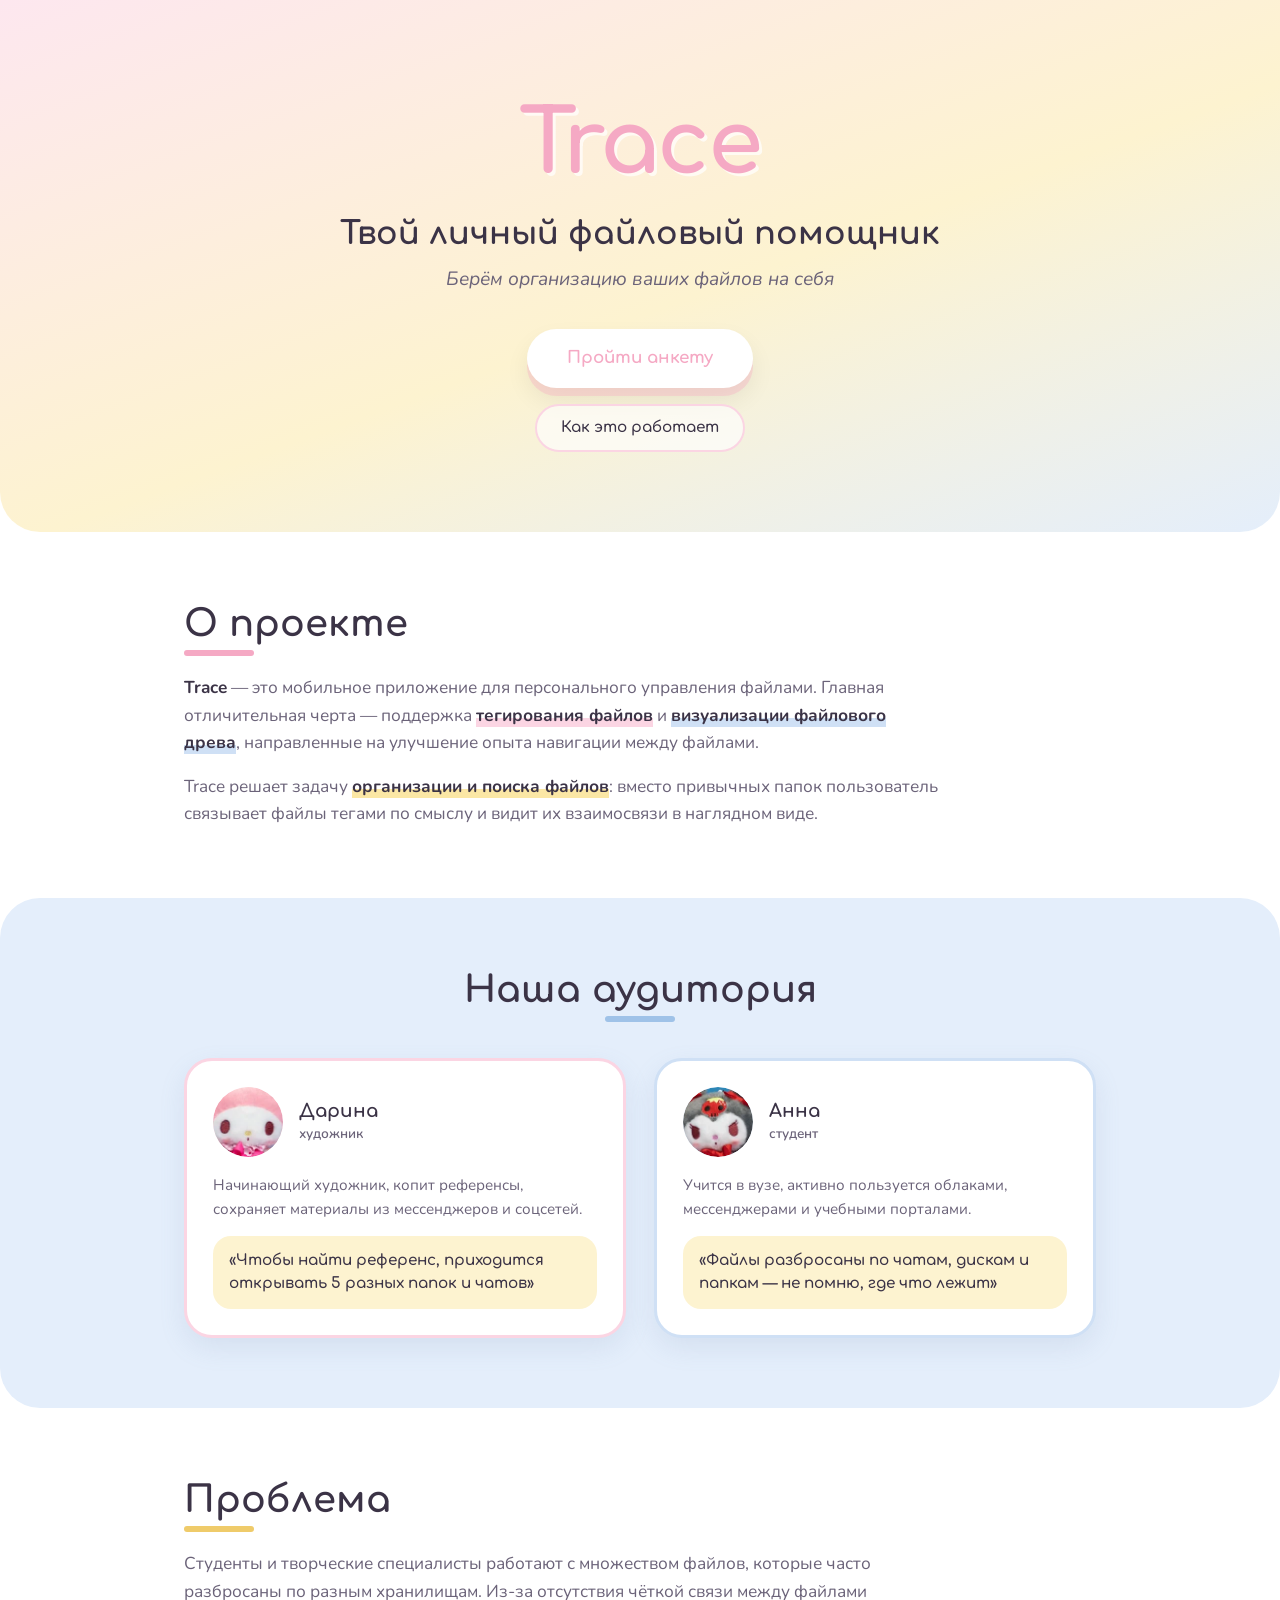
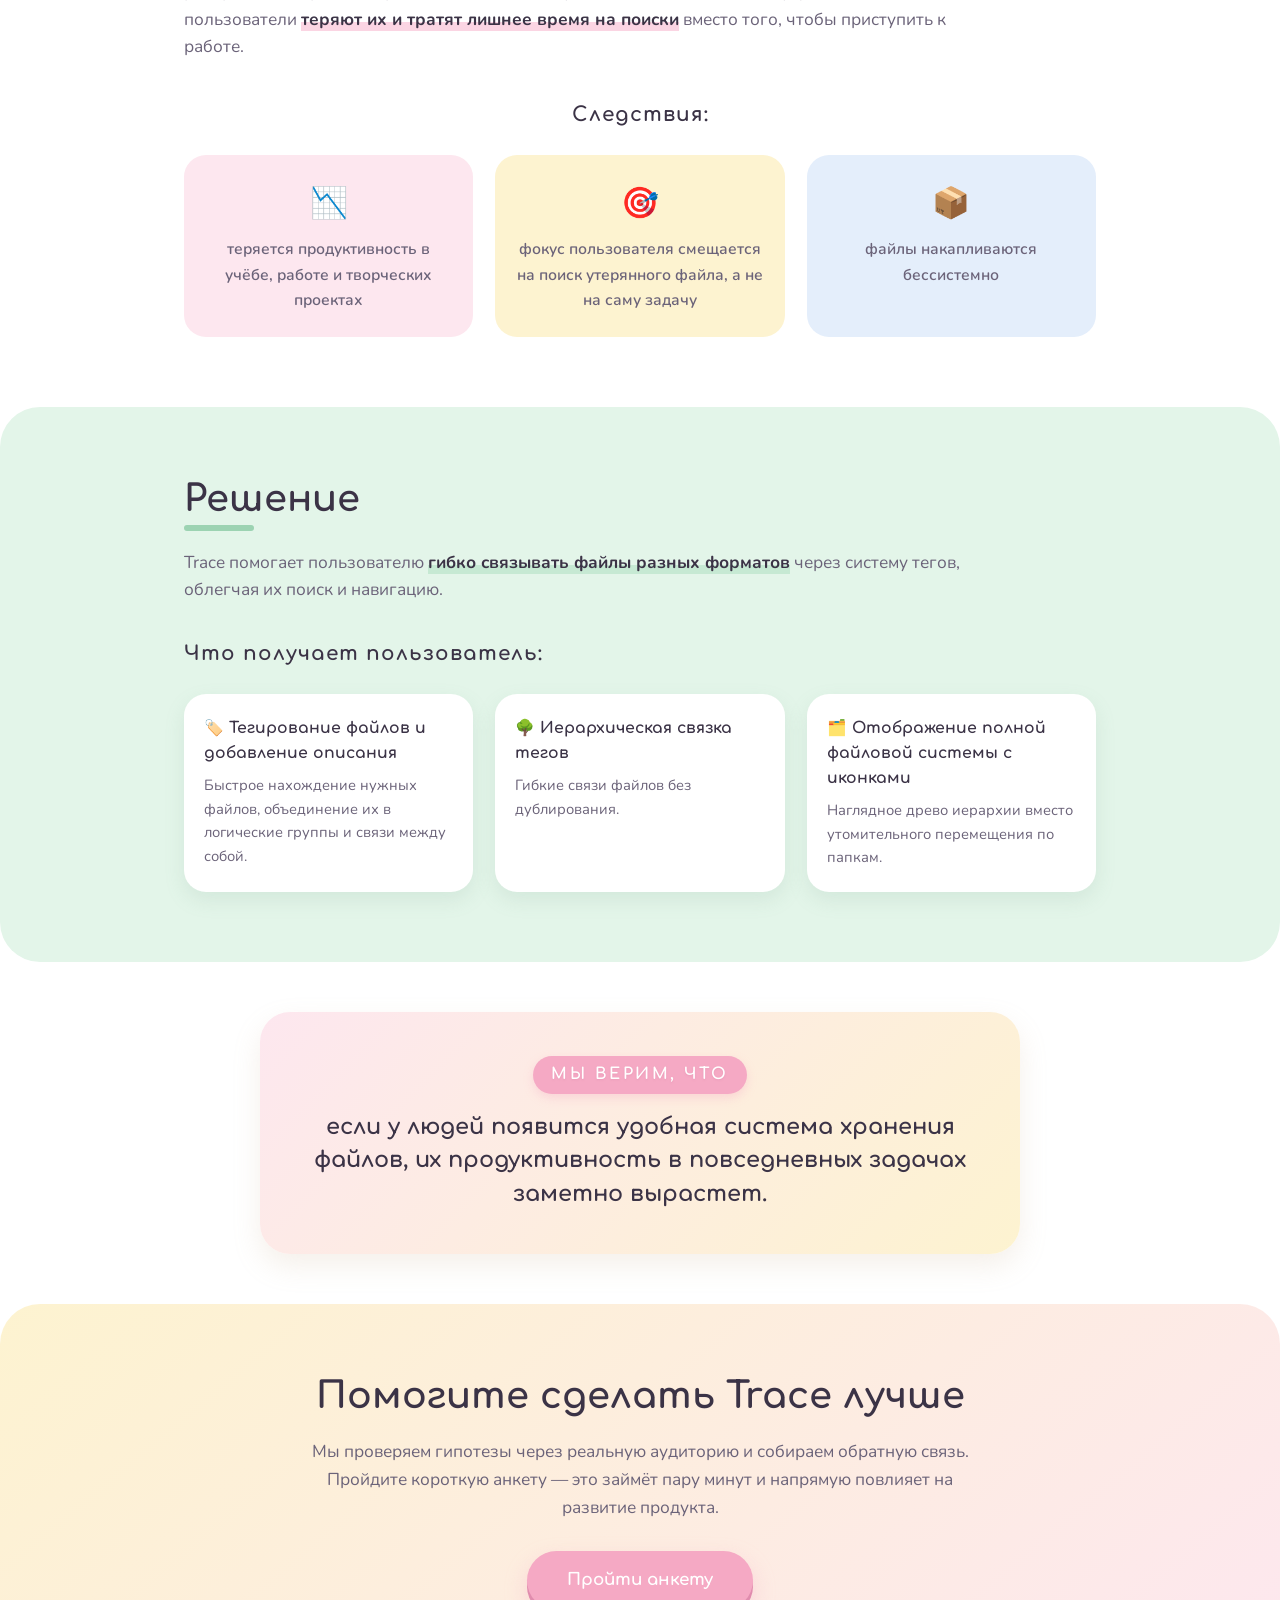
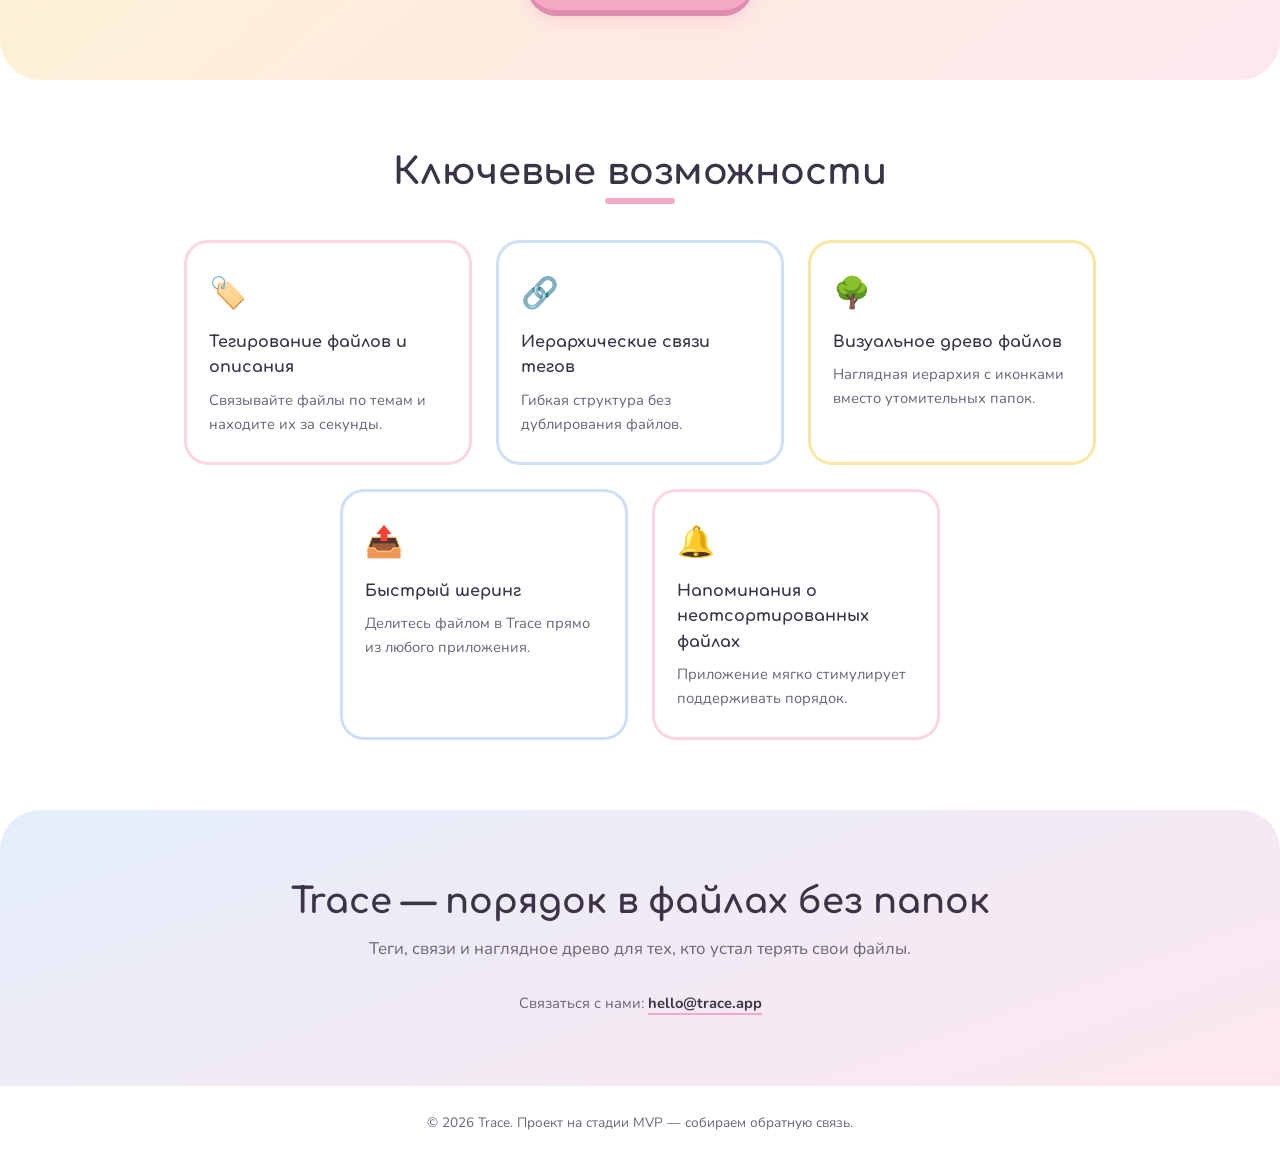
<file: index.html>
<!DOCTYPE html>
<html lang="ru">
<head>
<meta charset="UTF-8">
<meta name="viewport" content="width=device-width, initial-scale=1.0">
<title>Trace — Твой личный файловый помощник</title>

<!-- Favicon -->
<link rel="icon" type="image/png" href="bunny.png">
<link rel="apple-touch-icon" href="bunny.png">

<!-- Шрифты -->
<link rel="preconnect" href="https://fonts.googleapis.com">
<link rel="preconnect" href="https://fonts.gstatic.com" crossorigin>
<link href="https://fonts.googleapis.com/css2?family=Nunito:wght@400;600;700;800&family=Comfortaa:wght@500;600;700&display=swap" rel="stylesheet">

<link rel="stylesheet" href="style.css">
</head>
<body>

  <!-- ============ 1. ПЕРВЫЙ ЭКРАН ============ -->
  <header class="hero">
    <div class="wrap">
      <div class="brand">Trace</div>
      <h1>Твой личный файловый помощник</h1>
      <p>Берём организацию ваших файлов на себя</p>

      <div class="hero-actions">
        <a href="https://docs.google.com/forms/d/e/1FAIpQLSdB0nrpCA-yqSihDaRFzV4GxwFy3IdE5Yo4zwto_XSb_VFQYQ/viewform?usp=preview"
           target="_blank" rel="noopener" class="btn btn-primary">Пройти анкету</a>
		<a href="#solution" class="link-secondary">Как это работает</a>
      </div>
    </div>
  </header>

  <!-- ============ 2. О ПРОЕКТЕ ============ -->
  <section class="about">
    <div class="wrap">
      <h2 class="sec-title pink">О проекте</h2>
      <p>
        <strong>Trace</strong> — это мобильное приложение для персонального управления файлами.
        Главная отличительная черта — поддержка <span class="hl-pink">тегирования файлов</span>
        и <span class="hl-blue">визуализации файлового древа</span>, направленные на улучшение
        опыта навигации между файлами.
      </p>
      <p>
        Trace решает задачу <span class="hl-yellow">организации и поиска файлов</span>: вместо привычных
        папок пользователь связывает файлы тегами по смыслу и видит их взаимосвязи в наглядном виде.
      </p>
    </div>
  </section>

  <!-- ============ 3. АУДИТОРИЯ ============ -->
  <section class="audience">
    <div class="wrap">
      <h2 class="sec-title blue">Наша аудитория</h2>

      <div class="cards">
        <article class="persona creative">
          <div class="persona-head">
            <div class="avatar"><img src="darina.png" alt="Дарина"></div>
            <div>
              <h3>Дарина</h3>
              <span>художник</span>
            </div>
          </div>
          <p class="persona-desc">
            Начинающий художник, копит референсы, сохраняет материалы из мессенджеров и соцсетей.
          </p>
          <p class="persona-pain">
            «Чтобы найти референс, приходится открывать 5 разных папок и чатов»
          </p>
        </article>

        <article class="persona student">
          <div class="persona-head">
            <div class="avatar"><img src="anna.png" alt="Анна"></div>
            <div>
              <h3>Анна</h3>
              <span>студент</span>
            </div>
          </div>
          <p class="persona-desc">
            Учится в вузе, активно пользуется облаками, мессенджерами и учебными порталами.
          </p>
          <p class="persona-pain">
            «Файлы разбросаны по чатам, дискам и папкам — не помню, где что лежит»
          </p>
        </article>
      </div>
    </div>
  </section>

  <!-- ============ 4. ПРОБЛЕМА ============ -->
  <section class="problem">
    <div class="wrap">
      <h2 class="sec-title yellow">Проблема</h2>
      <p>
        Студенты и творческие специалисты работают с множеством файлов, которые часто разбросаны
        по разным хранилищам. Из-за отсутствия чёткой связи между файлами пользователи
        <span class="hl-pink">теряют их и тратят лишнее время на поиски</span> вместо того, чтобы
        приступить к работе.
      </p>

      <div class="subhead">Следствия:</div>

      <div class="mini-cards">
        <div class="mini-card">
          <span class="ico">📉</span>
          теряется продуктивность в учёбе, работе и творческих проектах
        </div>
        <div class="mini-card">
          <span class="ico">🎯</span>
          фокус пользователя смещается на поиск утерянного файла, а не на саму задачу
        </div>
        <div class="mini-card">
          <span class="ico">📦</span>
          файлы накапливаются бессистемно
        </div>
      </div>
    </div>
  </section>

  <!-- ============ 5. РЕШЕНИЕ ============ -->
  <section class="solution" id="solution">
    <div class="wrap">
      <h2 class="sec-title green">Решение</h2>
      <p>
        Trace помогает пользователю <span class="hl-green">гибко связывать файлы разных форматов</span>
        через систему тегов, облегчая их поиск и навигацию.
      </p>

      <div class="subhead subhead-left">Что получает пользователь:</div>

      <div class="solution-grid">
        <div class="sol-card">
          <h4>🏷️ Тегирование файлов и добавление описания</h4>
          <p>Быстрое нахождение нужных файлов, объединение их в логические группы и связи между собой.</p>
        </div>
        <div class="sol-card">
          <h4>🌳 Иерархическая связка тегов</h4>
          <p>Гибкие связи файлов без дублирования.</p>
        </div>
        <div class="sol-card">
          <h4>🗂️ Отображение полной файловой системы с иконками</h4>
          <p>Наглядное древо иерархии вместо утомительного перемещения по папкам.</p>
        </div>
      </div>
    </div>
  </section>

  <!-- ============ 6. МАНИФЕСТ ============ -->
  <section class="manifesto">
    <div class="wrap">
      <div class="manifesto-box">
        <span class="manifesto-label">Мы верим, что</span>
        <p class="manifesto-text">
          если у людей появится удобная система хранения файлов,
          их продуктивность в повседневных задачах заметно вырастет.
        </p>
      </div>
    </div>
  </section>

  <!-- ============ 7. АНКЕТА ============ -->
  <section class="survey" id="survey">
    <div class="wrap">
      <h2>Помогите сделать Trace лучше</h2>
      <p>
        Мы проверяем гипотезы через реальную аудиторию и собираем обратную связь.
        Пройдите короткую анкету — это займёт пару минут и напрямую повлияет на развитие продукта.
      </p>
      <a href="https://docs.google.com/forms/d/e/1FAIpQLSdB0nrpCA-yqSihDaRFzV4GxwFy3IdE5Yo4zwto_XSb_VFQYQ/viewform?usp=preview"
         target="_blank" rel="noopener" class="btn btn-cta">Пройти анкету</a>
    </div>
  </section>

  <!-- ============ 8. КЛЮЧЕВЫЕ ВОЗМОЖНОСТИ ============ -->
  <section class="features">
    <div class="wrap">
      <h2 class="sec-title pink">Ключевые возможности</h2>

      <div class="feat-grid">
        <div class="feat-card feat-pink">
          <span class="ico">🏷️</span>
          <h4>Тегирование файлов и описания</h4>
          <p>Связывайте файлы по темам и находите их за секунды.</p>
        </div>
        <div class="feat-card feat-blue">
          <span class="ico">🔗</span>
          <h4>Иерархические связи тегов</h4>
          <p>Гибкая структура без дублирования файлов.</p>
        </div>
        <div class="feat-card feat-yellow">
          <span class="ico">🌳</span>
          <h4>Визуальное древо файлов</h4>
          <p>Наглядная иерархия с иконками вместо утомительных папок.</p>
        </div>
        <div class="feat-card feat-blue">
          <span class="ico">📤</span>
          <h4>Быстрый шеринг</h4>
          <p>Делитесь файлом в Trace прямо из любого приложения.</p>
        </div>
        <div class="feat-card feat-pink">
          <span class="ico">🔔</span>
          <h4>Напоминания о неотсортированных файлах</h4>
          <p>Приложение мягко стимулирует поддерживать порядок.</p>
        </div>
      </div>
    </div>
  </section>

  <!-- ============ 9. ФИНАЛЬНЫЙ ЭКРАН ============ -->
  <section class="final">
    <div class="wrap">
      <h2>Trace — порядок в файлах без папок</h2>
      <p>Теги, связи и наглядное древо для тех, кто устал терять свои файлы.</p>

      <div class="contacts">
        Связаться с нами: <a href="mailto:hello@trace.app">hello@trace.app</a>
      </div>
    </div>
  </section>

  <footer>
    © 2026 Trace. Проект на стадии MVP — собираем обратную связь.
  </footer>

</body>
</html>
</file>
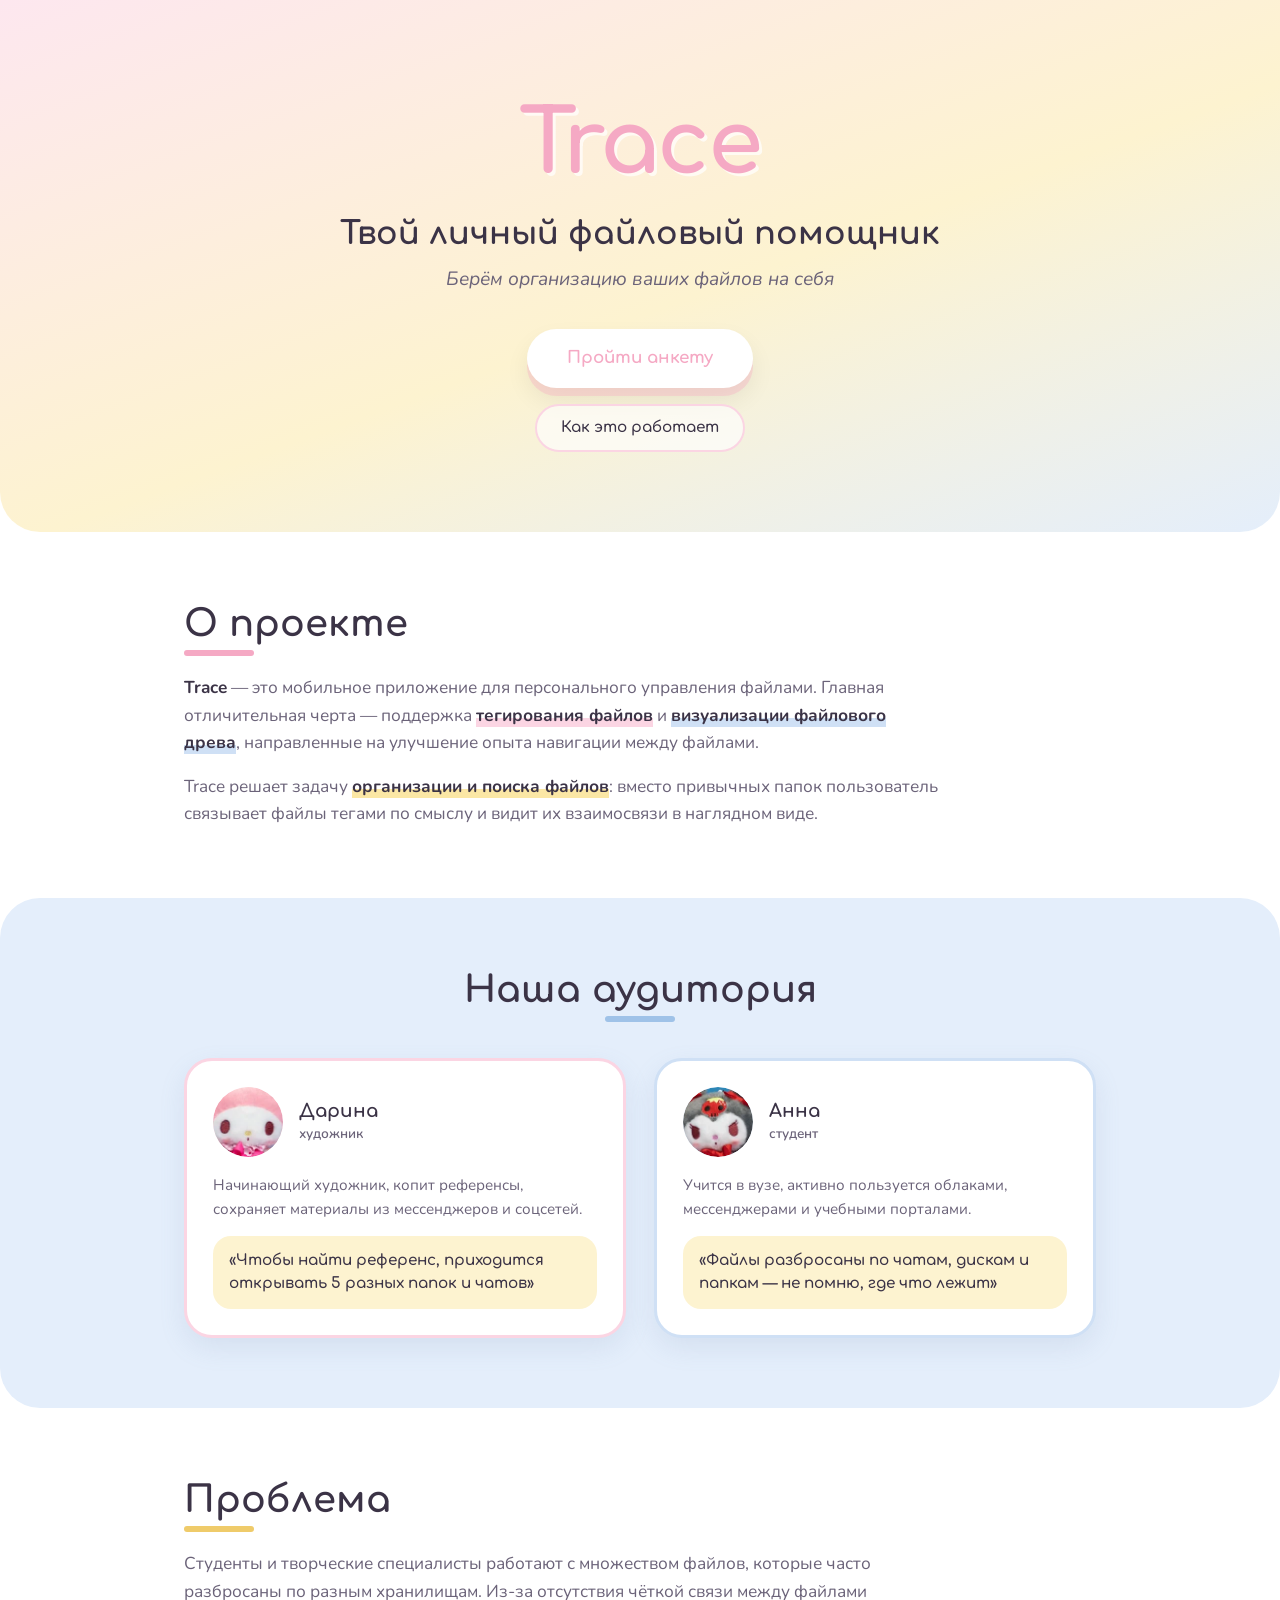
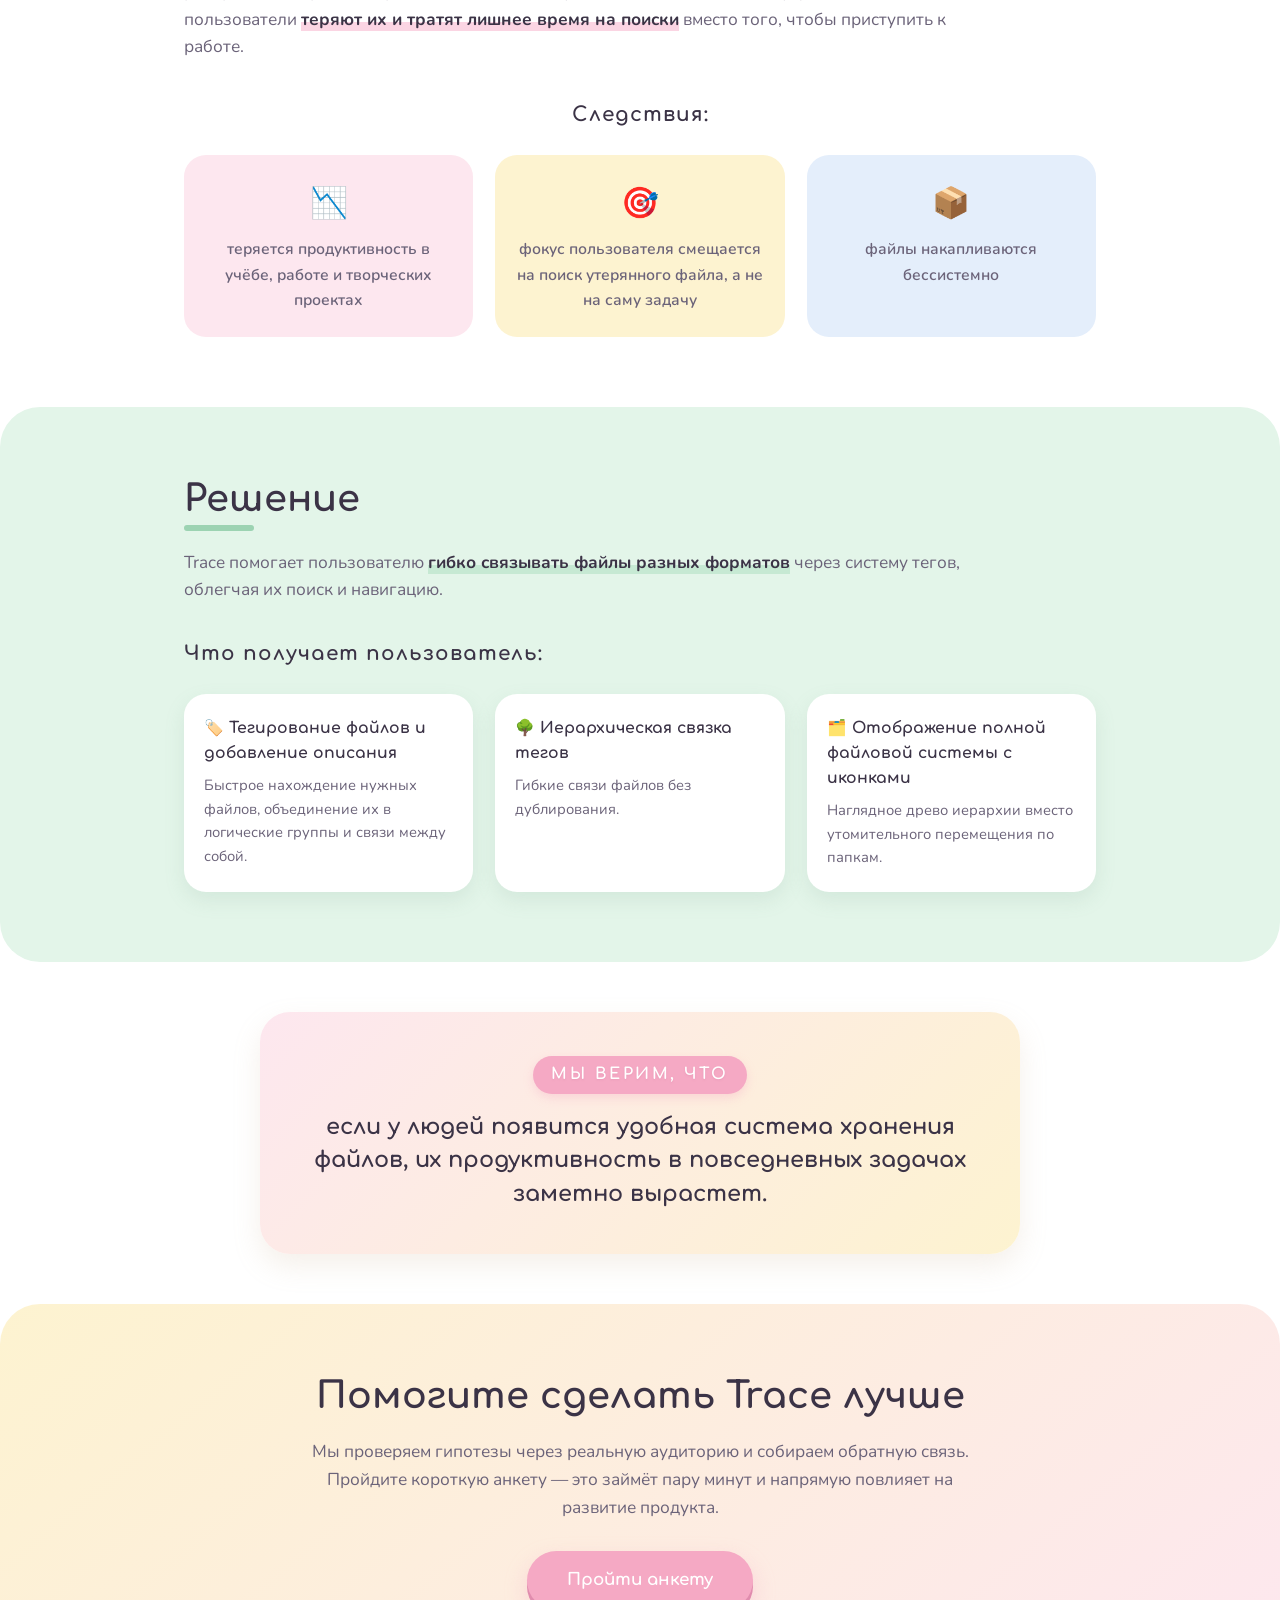
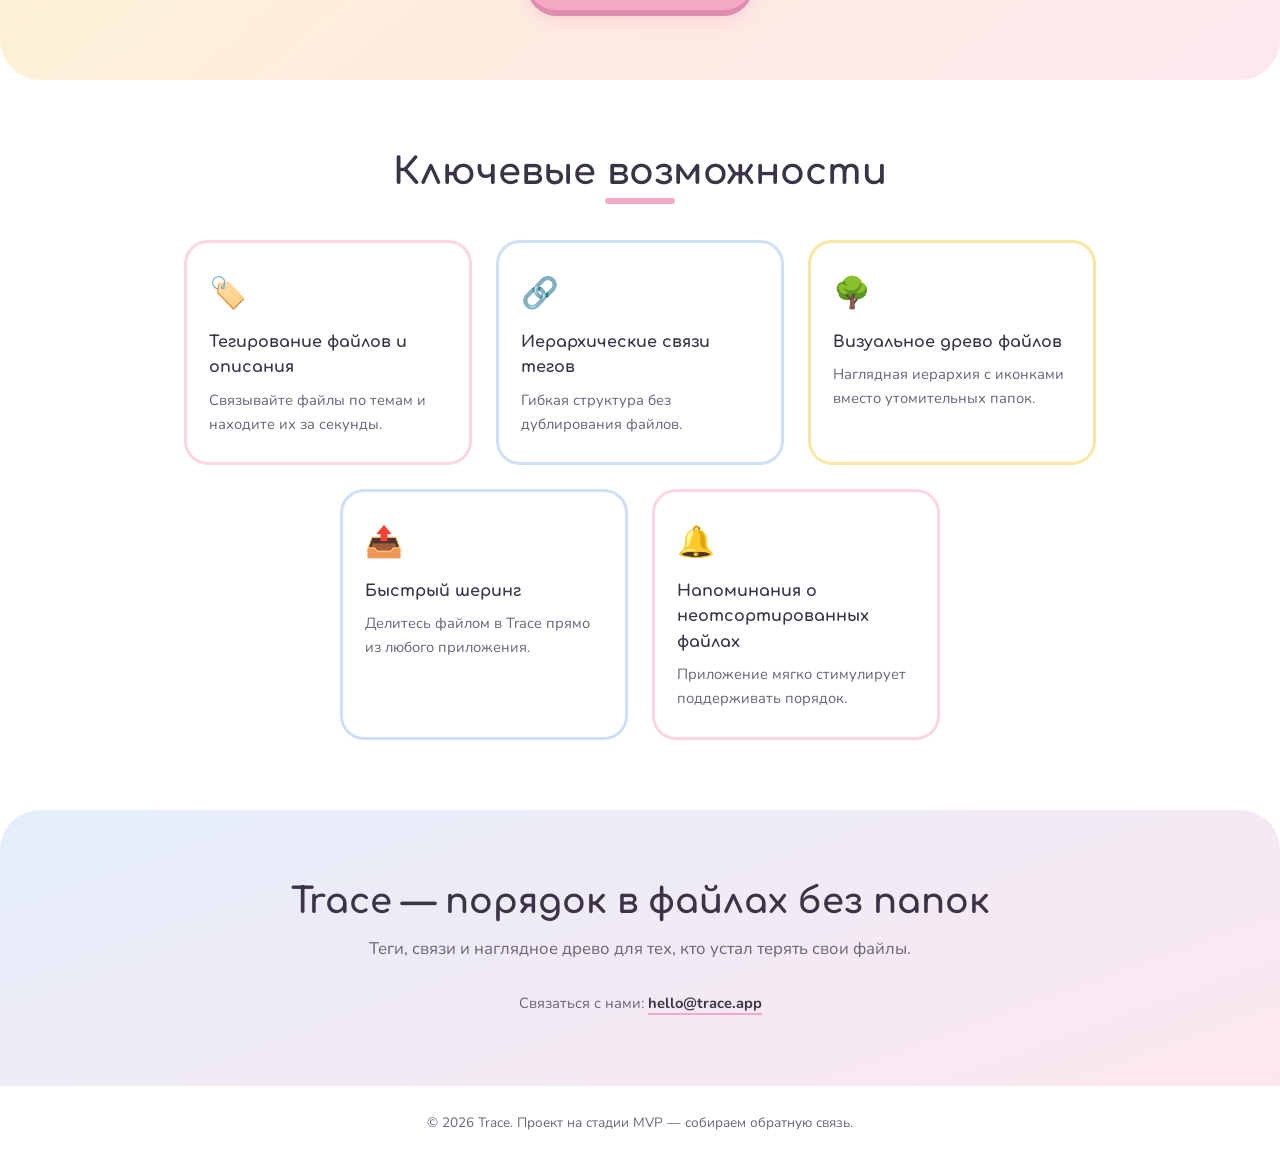
<file: Trace.html>
<!DOCTYPE html>
<html lang="ru">
<head>
<meta charset="UTF-8">
<meta name="viewport" content="width=device-width, initial-scale=1.0">
<title>Trace — Твой личный файловый помощник</title>

<!-- Favicon -->
<link rel="icon" type="image/png" href="bunny.png">
<link rel="apple-touch-icon" href="bunny.png">

<!-- Шрифты -->
<link rel="preconnect" href="https://fonts.googleapis.com">
<link rel="preconnect" href="https://fonts.gstatic.com" crossorigin>
<link href="https://fonts.googleapis.com/css2?family=Nunito:wght@400;600;700;800&family=Comfortaa:wght@500;600;700&display=swap" rel="stylesheet">

<link rel="stylesheet" href="style.css">
</head>
<body>

  <!-- ============ 1. ПЕРВЫЙ ЭКРАН ============ -->
  <header class="hero">
    <div class="wrap">
      <div class="brand">Trace</div>
      <h1>Твой личный файловый помощник</h1>
      <p>Берём организацию ваших файлов на себя</p>

      <div class="hero-actions">
        <a href="https://docs.google.com/forms/d/e/1FAIpQLSdB0nrpCA-yqSihDaRFzV4GxwFy3IdE5Yo4zwto_XSb_VFQYQ/viewform?usp=preview"
           target="_blank" rel="noopener" class="btn btn-primary">Пройти анкету</a>
		<a href="#solution" class="link-secondary">Как это работает</a>
      </div>
    </div>
  </header>

  <!-- ============ 2. О ПРОЕКТЕ ============ -->
  <section class="about">
    <div class="wrap">
      <h2 class="sec-title pink">О проекте</h2>
      <p>
        <strong>Trace</strong> — это мобильное приложение для персонального управления файлами.
        Главная отличительная черта — поддержка <span class="hl-pink">тегирования файлов</span>
        и <span class="hl-blue">визуализации файлового древа</span>, направленные на улучшение
        опыта навигации между файлами.
      </p>
      <p>
        Trace решает задачу <span class="hl-yellow">организации и поиска файлов</span>: вместо привычных
        папок пользователь связывает файлы тегами по смыслу и видит их взаимосвязи в наглядном виде.
      </p>
    </div>
  </section>

  <!-- ============ 3. АУДИТОРИЯ ============ -->
  <section class="audience">
    <div class="wrap">
      <h2 class="sec-title blue">Наша аудитория</h2>

      <div class="cards">
        <article class="persona creative">
          <div class="persona-head">
            <div class="avatar"><img src="darina.png" alt="Дарина"></div>
            <div>
              <h3>Дарина</h3>
              <span>художник</span>
            </div>
          </div>
          <p class="persona-desc">
            Начинающий художник, копит референсы, сохраняет материалы из мессенджеров и соцсетей.
          </p>
          <p class="persona-pain">
            «Чтобы найти референс, приходится открывать 5 разных папок и чатов»
          </p>
        </article>

        <article class="persona student">
          <div class="persona-head">
            <div class="avatar"><img src="anna.png" alt="Анна"></div>
            <div>
              <h3>Анна</h3>
              <span>студент</span>
            </div>
          </div>
          <p class="persona-desc">
            Учится в вузе, активно пользуется облаками, мессенджерами и учебными порталами.
          </p>
          <p class="persona-pain">
            «Файлы разбросаны по чатам, дискам и папкам — не помню, где что лежит»
          </p>
        </article>
      </div>
    </div>
  </section>

  <!-- ============ 4. ПРОБЛЕМА ============ -->
  <section class="problem">
    <div class="wrap">
      <h2 class="sec-title yellow">Проблема</h2>
      <p>
        Студенты и творческие специалисты работают с множеством файлов, которые часто разбросаны
        по разным хранилищам. Из-за отсутствия чёткой связи между файлами пользователи
        <span class="hl-pink">теряют их и тратят лишнее время на поиски</span> вместо того, чтобы
        приступить к работе.
      </p>

      <div class="subhead">Следствия:</div>

      <div class="mini-cards">
        <div class="mini-card">
          <span class="ico">📉</span>
          теряется продуктивность в учёбе, работе и творческих проектах
        </div>
        <div class="mini-card">
          <span class="ico">🎯</span>
          фокус пользователя смещается на поиск утерянного файла, а не на саму задачу
        </div>
        <div class="mini-card">
          <span class="ico">📦</span>
          файлы накапливаются бессистемно
        </div>
      </div>
    </div>
  </section>

  <!-- ============ 5. РЕШЕНИЕ ============ -->
  <section class="solution" id="solution">
    <div class="wrap">
      <h2 class="sec-title green">Решение</h2>
      <p>
        Trace помогает пользователю <span class="hl-green">гибко связывать файлы разных форматов</span>
        через систему тегов, облегчая их поиск и навигацию.
      </p>

      <div class="subhead subhead-left">Что получает пользователь:</div>

      <div class="solution-grid">
        <div class="sol-card">
          <h4>🏷️ Тегирование файлов и добавление описания</h4>
          <p>Быстрое нахождение нужных файлов, объединение их в логические группы и связи между собой.</p>
        </div>
        <div class="sol-card">
          <h4>🌳 Иерархическая связка тегов</h4>
          <p>Гибкие связи файлов без дублирования.</p>
        </div>
        <div class="sol-card">
          <h4>🗂️ Отображение полной файловой системы с иконками</h4>
          <p>Наглядное древо иерархии вместо утомительного перемещения по папкам.</p>
        </div>
      </div>
    </div>
  </section>

  <!-- ============ 6. МАНИФЕСТ ============ -->
  <section class="manifesto">
    <div class="wrap">
      <div class="manifesto-box">
        <span class="manifesto-label">Мы верим, что</span>
        <p class="manifesto-text">
          если у людей появится удобная система хранения файлов,
          их продуктивность в повседневных задачах заметно вырастет.
        </p>
      </div>
    </div>
  </section>

  <!-- ============ 7. АНКЕТА ============ -->
  <section class="survey" id="survey">
    <div class="wrap">
      <h2>Помогите сделать Trace лучше</h2>
      <p>
        Мы проверяем гипотезы через реальную аудиторию и собираем обратную связь.
        Пройдите короткую анкету — это займёт пару минут и напрямую повлияет на развитие продукта.
      </p>
      <a href="https://docs.google.com/forms/d/e/1FAIpQLSdB0nrpCA-yqSihDaRFzV4GxwFy3IdE5Yo4zwto_XSb_VFQYQ/viewform?usp=preview"
         target="_blank" rel="noopener" class="btn btn-cta">Пройти анкету</a>
    </div>
  </section>

  <!-- ============ 8. КЛЮЧЕВЫЕ ВОЗМОЖНОСТИ ============ -->
  <section class="features">
    <div class="wrap">
      <h2 class="sec-title pink">Ключевые возможности</h2>

      <div class="feat-grid">
        <div class="feat-card feat-pink">
          <span class="ico">🏷️</span>
          <h4>Тегирование файлов и описания</h4>
          <p>Связывайте файлы по темам и находите их за секунды.</p>
        </div>
        <div class="feat-card feat-blue">
          <span class="ico">🔗</span>
          <h4>Иерархические связи тегов</h4>
          <p>Гибкая структура без дублирования файлов.</p>
        </div>
        <div class="feat-card feat-yellow">
          <span class="ico">🌳</span>
          <h4>Визуальное древо файлов</h4>
          <p>Наглядная иерархия с иконками вместо утомительных папок.</p>
        </div>
        <div class="feat-card feat-blue">
          <span class="ico">📤</span>
          <h4>Быстрый шеринг</h4>
          <p>Делитесь файлом в Trace прямо из любого приложения.</p>
        </div>
        <div class="feat-card feat-pink">
          <span class="ico">🔔</span>
          <h4>Напоминания о неотсортированных файлах</h4>
          <p>Приложение мягко стимулирует поддерживать порядок.</p>
        </div>
      </div>
    </div>
  </section>

  <!-- ============ 9. ФИНАЛЬНЫЙ ЭКРАН ============ -->
  <section class="final">
    <div class="wrap">
      <h2>Trace — порядок в файлах без папок</h2>
      <p>Теги, связи и наглядное древо для тех, кто устал терять свои файлы.</p>

      <div class="contacts">
        Связаться с нами: <a href="mailto:hello@trace.app">hello@trace.app</a>
      </div>
    </div>
  </section>

  <footer>
    © 2026 Trace. Проект на стадии MVP — собираем обратную связь.
  </footer>

</body>
</html>
</file>
<file: style.css>
/* =============================================
   Trace — стили лендинга
   ============================================= */

:root{
  --pink:#FDE7EF;
  --pink-soft:#FBD5E3;
  --pink-strong:#F5A9C4;
  --blue:#E4EEFB;
  --blue-soft:#CFE0F5;
  --blue-strong:#9FC2E8;
  --yellow:#FDF3D0;
  --yellow-soft:#FBE7A5;
  --yellow-strong:#EFCB6A;
  --green:#E3F5E9;
  --green-soft:#C6E9D3;
  --green-strong:#9CD3B2;
  --ink:#3B3346;
  --ink-soft:#6B6379;
  --white:#FFFFFF;
}

*{box-sizing:border-box;margin:0;padding:0;}

html{scroll-behavior:smooth;}

body{
  font-family:'Nunito',sans-serif;
  color:var(--ink);
  background:var(--white);
  line-height:1.6;
  -webkit-font-smoothing:antialiased;
}

h1,h2,h3,.brand{
  font-family:'Comfortaa',cursive;
  font-weight:700;
  line-height:1.25;
}

.wrap{
  max-width:960px;
  margin:0 auto;
  padding:0 24px;
}

section{padding:70px 0;}

/* ---------- ПЕРВЫЙ ЭКРАН ---------- */
.hero{
  background:linear-gradient(160deg,var(--pink) 0%,var(--yellow) 55%,var(--blue) 100%);
  text-align:center;
  padding:90px 0 80px;
  border-radius:0 0 40px 40px;
}

.hero .brand{
  font-size:clamp(3rem,9vw,5.5rem);
  color:var(--pink-strong);
  letter-spacing:-2px;
  text-shadow:3px 3px 0 rgba(255,255,255,.7);
}

.hero h1{
  font-size:clamp(1.3rem,3.4vw,2rem);
  margin-top:14px;
  color:var(--ink);
}

.hero p{
  font-size:clamp(1rem,2.2vw,1.2rem);
  color:var(--ink-soft);
  margin-top:10px;
  font-style:italic;
}

.hero-actions{
  margin-top:34px;
  display:flex;
  flex-direction:column;
  align-items:center;
  gap:16px;
}

.link-secondary{
  display:inline-block;
  font-family:'Comfortaa',cursive;
  font-weight:600;
  font-size:.95rem;
  color:var(--ink);
  text-decoration:none;
  background:rgba(255,255,255,.65);
  border:2px solid var(--pink-soft);
  padding:10px 24px;
  border-radius:50px;
  transition:background .18s ease, border-color .18s ease,
             color .18s ease, transform .18s ease;
}

.link-secondary:hover{
  background:var(--white);
  border-color:var(--pink-strong);
  color:var(--pink-strong);
  transform:translateY(-2px);
}

/* ---------- КНОПКИ ---------- */
.btn{
  display:inline-block;
  font-family:'Comfortaa',cursive;
  font-weight:700;
  font-size:1.05rem;
  padding:16px 40px;
  border-radius:50px;
  text-decoration:none;
  transition:transform .18s ease, box-shadow .18s ease;
  cursor:pointer;
}

.btn:hover{transform:translateY(-3px);}

.btn-primary{
  background:var(--white);
  color:var(--pink-strong);
  box-shadow:0 8px 0 rgba(245,169,196,.35), 0 12px 24px rgba(0,0,0,.07);
}

.btn-primary:hover{
  box-shadow:0 10px 0 rgba(245,169,196,.45), 0 16px 28px rgba(0,0,0,.1);
}

.btn-cta{
  background:var(--pink-strong);
  color:var(--white);
  box-shadow:0 6px 0 #E08CAE, 0 10px 22px rgba(245,169,196,.4);
}

.btn-cta:hover{
  box-shadow:0 8px 0 #E08CAE, 0 14px 26px rgba(245,169,196,.5);
}

/* ---------- ЗАГОЛОВКИ БЛОКОВ ---------- */
.sec-title{
  font-size:clamp(1.6rem,4vw,2.3rem);
  margin-bottom:26px;
  position:relative;
  display:inline-block;
}

.sec-title::after{
  content:"";
  position:absolute;
  left:0;bottom:-8px;
  width:70px;height:6px;
  border-radius:6px;
  background:var(--yellow-strong);
}

.sec-title.blue::after{background:var(--blue-strong);}
.sec-title.pink::after{background:var(--pink-strong);}
.sec-title.green::after{background:var(--green-strong);}

/* ---------- О ПРОЕКТЕ ---------- */
.about{background:var(--white);}

.about p{
  font-size:1.08rem;
  color:var(--ink-soft);
  max-width:760px;
}

.about p + p{margin-top:16px;}

.about strong{color:var(--ink);}

.hl-pink{background:linear-gradient(transparent 62%, var(--pink-soft) 62%);font-weight:700;color:var(--ink);}
.hl-blue{background:linear-gradient(transparent 62%, var(--blue-soft) 62%);font-weight:700;color:var(--ink);}
.hl-yellow{background:linear-gradient(transparent 62%, var(--yellow-soft) 62%);font-weight:700;color:var(--ink);}
.hl-green{background:linear-gradient(transparent 62%, var(--green-soft) 62%);font-weight:700;color:var(--ink);}

/* ---------- АУДИТОРИЯ ---------- */
.audience{
  background:var(--blue);
  border-radius:40px;
}

.audience .sec-title{display:block;text-align:center;}
.audience .sec-title::after{left:50%;transform:translateX(-50%);}

.cards{
  display:grid;
  grid-template-columns:repeat(auto-fit,minmax(300px,1fr));
  gap:28px;
  margin-top:44px;
}

.persona{
  background:var(--white);
  border-radius:28px;
  padding:26px;
  box-shadow:0 10px 26px rgba(120,140,180,.14);
  border:3px solid transparent;
  display:flex;
  flex-direction:column;
}

.persona.creative{border-color:var(--pink-soft);}
.persona.student{border-color:var(--blue-soft);}

.persona-head{
  display:flex;
  align-items:center;
  gap:16px;
  margin-bottom:16px;
}

.avatar{
  width:70px;height:70px;
  border-radius:50%;
  flex:0 0 70px;
  display:flex;align-items:center;justify-content:center;
  font-size:2rem;
  box-shadow:inset 0 -4px 0 rgba(0,0,0,.06);
  overflow:hidden;
}

.avatar img{
  width:100%;
  height:100%;
  object-fit:cover;
  display:block;
  border-radius:50%;
}

.creative .avatar{background:var(--pink);}
.student .avatar{background:var(--blue);}

.persona-head h3{font-size:1.15rem;}
.persona-head span{
  display:block;
  font-family:'Nunito',sans-serif;
  font-weight:600;
  font-size:.85rem;
  color:var(--ink-soft);
}

.persona-desc{
  font-size:.95rem;
  color:var(--ink-soft);
  margin-bottom:14px;
}

.persona-pain{
  font-family:'Comfortaa',cursive;
  font-weight:600;
  font-size:.95rem;
  line-height:1.5;
  color:var(--ink);
  background:var(--yellow);
  border-radius:18px;
  padding:14px 16px;
  margin-top:auto;
}

/* ---------- ПРОБЛЕМА ---------- */
.problem{background:var(--white);}

.problem > .wrap > p{
  font-size:1.08rem;
  color:var(--ink-soft);
  max-width:780px;
  margin-bottom:10px;
}

.subhead{
  font-family:'Comfortaa',cursive;
  font-weight:700;
  text-align:center;
  font-size:1.25rem;
  color:var(--ink);
  margin:38px 0 24px;
  letter-spacing:1px;
}

.subhead-left{
  text-align:left;
  margin-top:0;
}

.mini-cards{
  display:grid;
  grid-template-columns:repeat(auto-fit,minmax(220px,1fr));
  gap:22px;
}

.mini-card{
  border-radius:22px;
  padding:24px 20px;
  text-align:center;
  font-size:.98rem;
  color:var(--ink-soft);
  font-weight:600;
  transition:transform .18s ease;
}

.mini-card:hover{transform:translateY(-5px);}

.mini-card .ico{
  font-size:1.9rem;
  display:block;
  margin-bottom:10px;
}

.mini-card:nth-child(1){background:var(--pink);}
.mini-card:nth-child(2){background:var(--yellow);}
.mini-card:nth-child(3){background:var(--blue);}

/* ---------- РЕШЕНИЕ ---------- */
.solution{background:var(--green);border-radius:40px;}

.solution > .wrap > p{
  font-size:1.08rem;
  color:var(--ink-soft);
  max-width:780px;
  margin-bottom:34px;
}

.solution-grid{
  display:grid;
  grid-template-columns:repeat(auto-fit,minmax(220px,1fr));
  gap:22px;
}

.sol-card{
  background:var(--white);
  border-radius:22px;
  padding:22px 20px;
  box-shadow:0 8px 20px rgba(120,160,140,.15);
}

.sol-card h4{
  font-family:'Comfortaa',cursive;
  font-size:.98rem;
  margin-bottom:8px;
  color:var(--ink);
}

.sol-card p{
  font-size:.92rem;
  color:var(--ink-soft);
}

/* ---------- МАНИФЕСТ ---------- */
.manifesto{
  background:var(--white);
  padding:50px 0;
}

.manifesto-box{
  background:linear-gradient(135deg,var(--pink) 0%,var(--yellow) 100%);
  border-radius:30px;
  padding:44px 34px;
  text-align:center;
  max-width:760px;
  margin:0 auto;
  box-shadow:0 12px 28px rgba(200,170,140,.18);
}

.manifesto-label{
  font-family:'Comfortaa',cursive;
  font-weight:700;
  font-size:1rem;
  letter-spacing:2.5px;
  text-transform:uppercase;
  color:#FFFFFF;
  display:inline-block;
  margin-bottom:16px;
  padding:6px 18px;
  border-radius:50px;
  background:var(--pink-strong);
  text-shadow:0 1px 2px rgba(224,140,174,.45);
  box-shadow:0 4px 10px rgba(245,169,196,.35);
}

.manifesto-text{
  font-family:'Comfortaa',cursive;
  font-weight:700;
  font-size:clamp(1.1rem,2.6vw,1.4rem);
  line-height:1.5;
  color:var(--ink);
}

/* ---------- АНКЕТА ---------- */
.survey{
  background:linear-gradient(140deg,var(--yellow) 0%,var(--pink) 100%);
  text-align:center;
  border-radius:40px;
}

.survey h2{
  font-size:clamp(1.6rem,4vw,2.3rem);
  margin-bottom:18px;
}

.survey p{
  font-size:1.08rem;
  color:var(--ink-soft);
  max-width:660px;
  margin:0 auto 30px;
}

/* ---------- ВОЗМОЖНОСТИ ---------- */
.features{background:var(--white);}

.features .sec-title{display:block;text-align:center;}
.features .sec-title::after{left:50%;transform:translateX(-50%);}

.feat-grid{
  display:grid;
  grid-template-columns:repeat(6, 1fr);
  gap:24px;
  margin-top:44px;
}

/* верхний ряд: 3 карточки по 2 колонки */
.feat-grid .feat-card:nth-child(1),
.feat-grid .feat-card:nth-child(2),
.feat-grid .feat-card:nth-child(3){
  grid-column:span 2;
}

/* нижний ряд: 2 карточки по 2 колонки, по центру */
.feat-grid .feat-card:nth-child(4){grid-column:2 / span 2;}
.feat-grid .feat-card:nth-child(5){grid-column:4 / span 2;}

.feat-card{
  background:var(--white);
  border-radius:24px;
  padding:26px 22px;
  transition:transform .18s ease, box-shadow .18s ease;
  border:3px solid transparent;
}

.feat-card:hover{
  transform:translateY(-6px);
  box-shadow:0 14px 28px rgba(150,150,180,.18);
}

.feat-card .ico{
  font-size:1.9rem;
  display:block;
  margin-bottom:12px;
}

.feat-card h4{
  font-family:'Comfortaa',cursive;
  font-size:1rem;
  margin-bottom:8px;
}

.feat-card p{
  font-size:.92rem;
  color:var(--ink-soft);
}

.feat-pink{border-color:var(--pink-soft);}
.feat-blue{border-color:var(--blue-soft);}
.feat-yellow{border-color:var(--yellow-soft);}
.feat-green{border-color:var(--green-soft);}

/* ---------- ФИНАЛЬНЫЙ ЭКРАН ---------- */
.final{
  background:linear-gradient(160deg,var(--blue) 0%,var(--pink) 100%);
  text-align:center;
  border-radius:40px 40px 0 0;
}

.final h2{
  font-size:clamp(1.5rem,3.8vw,2.2rem);
  margin-bottom:12px;
}

.final p{
  font-size:1.05rem;
  color:var(--ink-soft);
  max-width:620px;
  margin:0 auto;
}

.final .contacts{
  margin-top:30px;
  font-size:.92rem;
  color:var(--ink-soft);
}

.final .contacts a{
  color:var(--ink);
  font-weight:700;
  text-decoration:none;
  border-bottom:2px solid var(--pink-strong);
}

footer{
  text-align:center;
  padding:26px 0 34px;
  font-size:.85rem;
  color:var(--ink-soft);
  background:var(--white);
}

/* ---------- АДАПТИВ ---------- */
@media(max-width:520px){
  section{padding:50px 0;}
  .hero{padding:64px 0 60px;}
  .btn{padding:14px 30px;font-size:1rem;}
  .manifesto-box{padding:34px 22px;}
}
</file>
